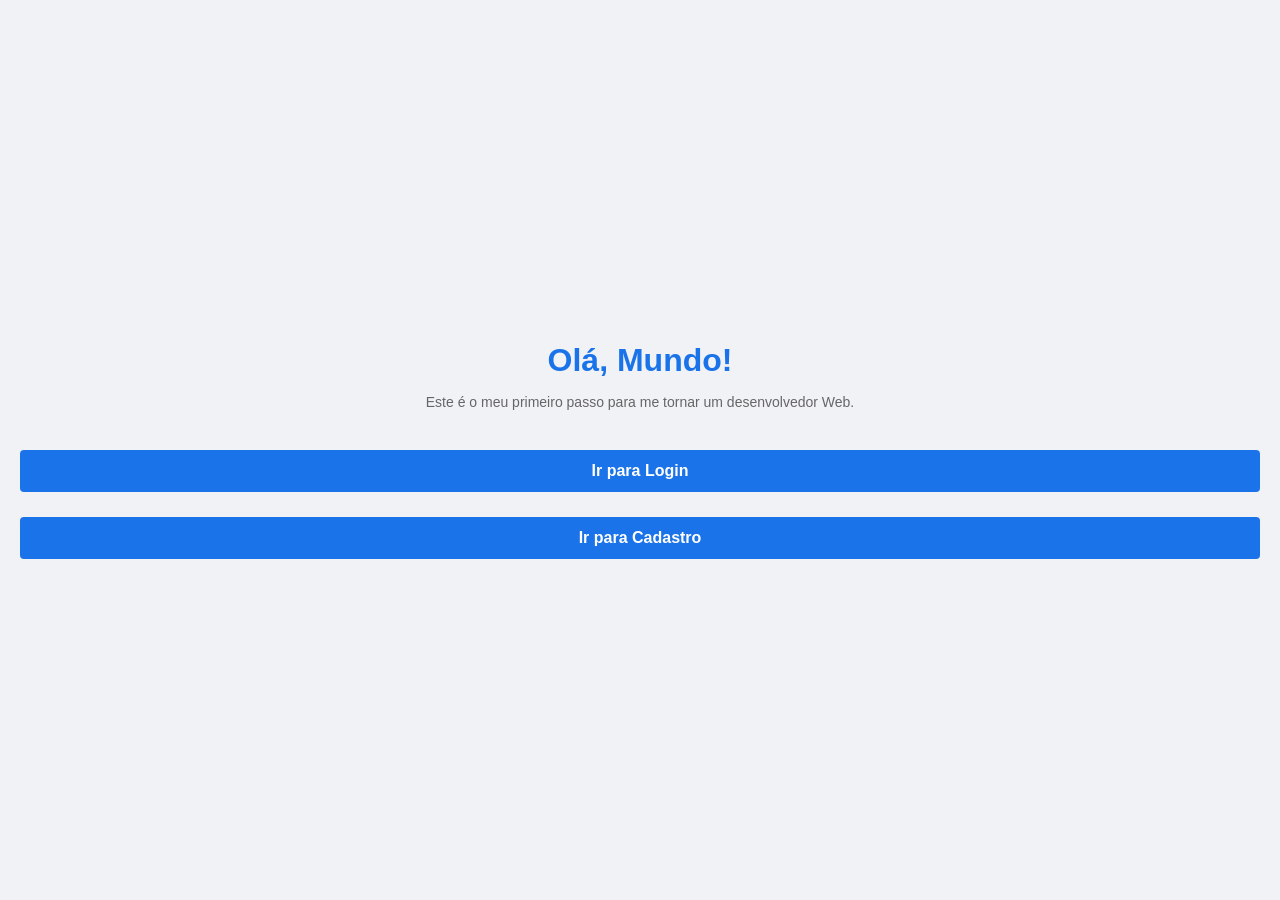
<file: index.html>
<!DOCTYPE html>
<html lang="pt-BR">
<head>
    <meta charset="UTF-8">
    <title>Meu Primeiro Site</title>
     <link rel="stylesheet" href="front-end/style.css">
</head>
<body>

    <h1>Olá, Mundo!</h1>
    <p>Este é o meu primeiro passo para me tornar um desenvolvedor Web.</p>
    
    <!-- Barra de navegação com os novos botões de acesso -->
    <nav>
        <a href="front-end/login/login.html">
            <button type="button">Ir para Login</button>
        </a>
        
        <a href="front-end/cadastro/cadastro.html">
            <button type="button">Ir para Cadastro</button>
        </a>
    </nav>

</body></html>
</file>
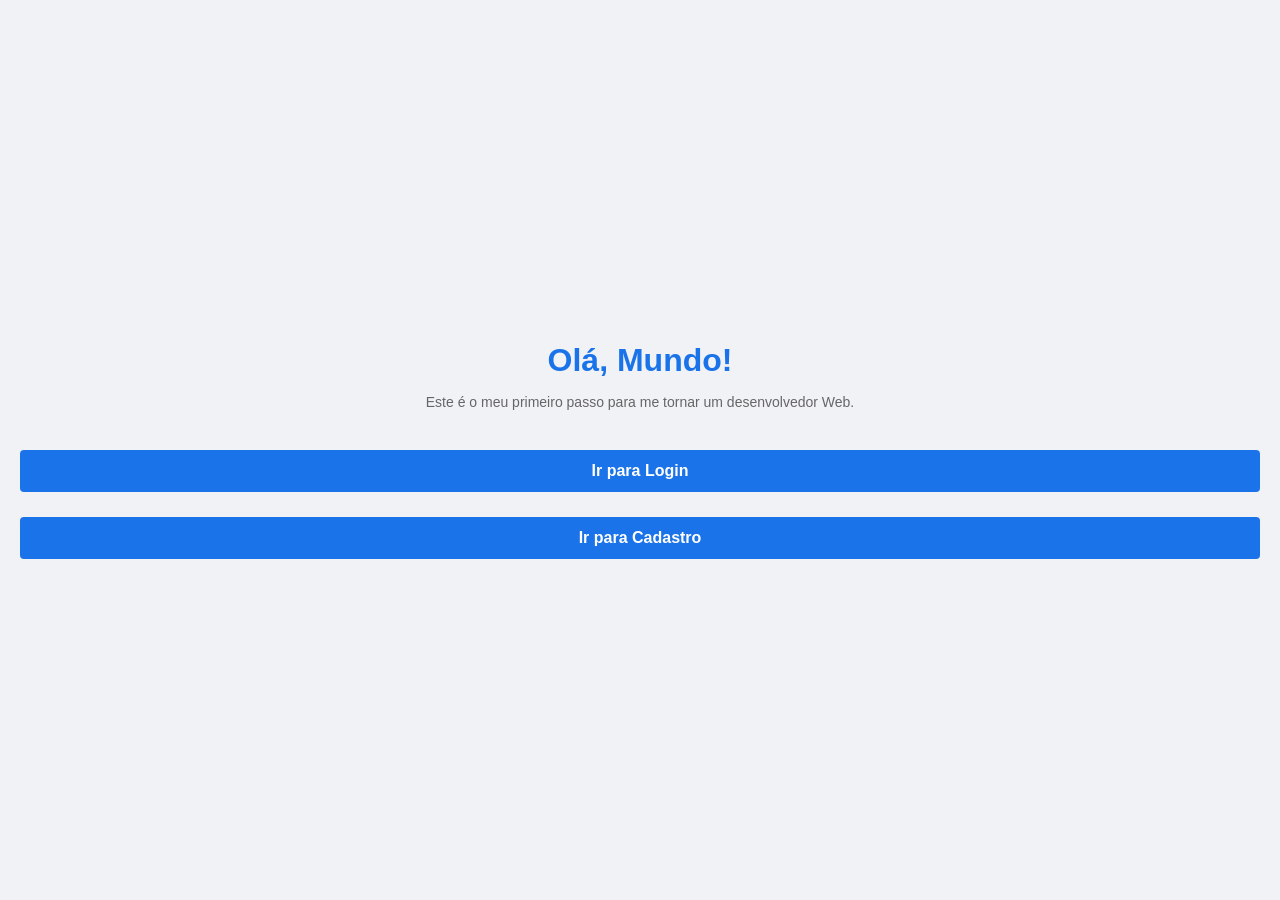
<file: front-end/index.html>
<!DOCTYPE html>
<html lang="pt-BR">
<head>
    <meta charset="UTF-8">
    <title>Sistema de Cadastro e Login</title>
     <link rel="stylesheet" href="style.css">
</head>
<body>

    <h1>Olá, Mundo!</h1>
    <p>Este é o meu primeiro passo para me tornar um desenvolvedor Web.</p>
    
    <!-- Barra de navegação com os novos botões de acesso -->
    <nav>
        <a href="login/login.html">
            <button type="button">Ir para Login</button>
        </a>
        
        <a href="cadastro/cadastro.html">
            <button type="button">Ir para Cadastro</button>
        </a>
    </nav>

</body></html>
</file>
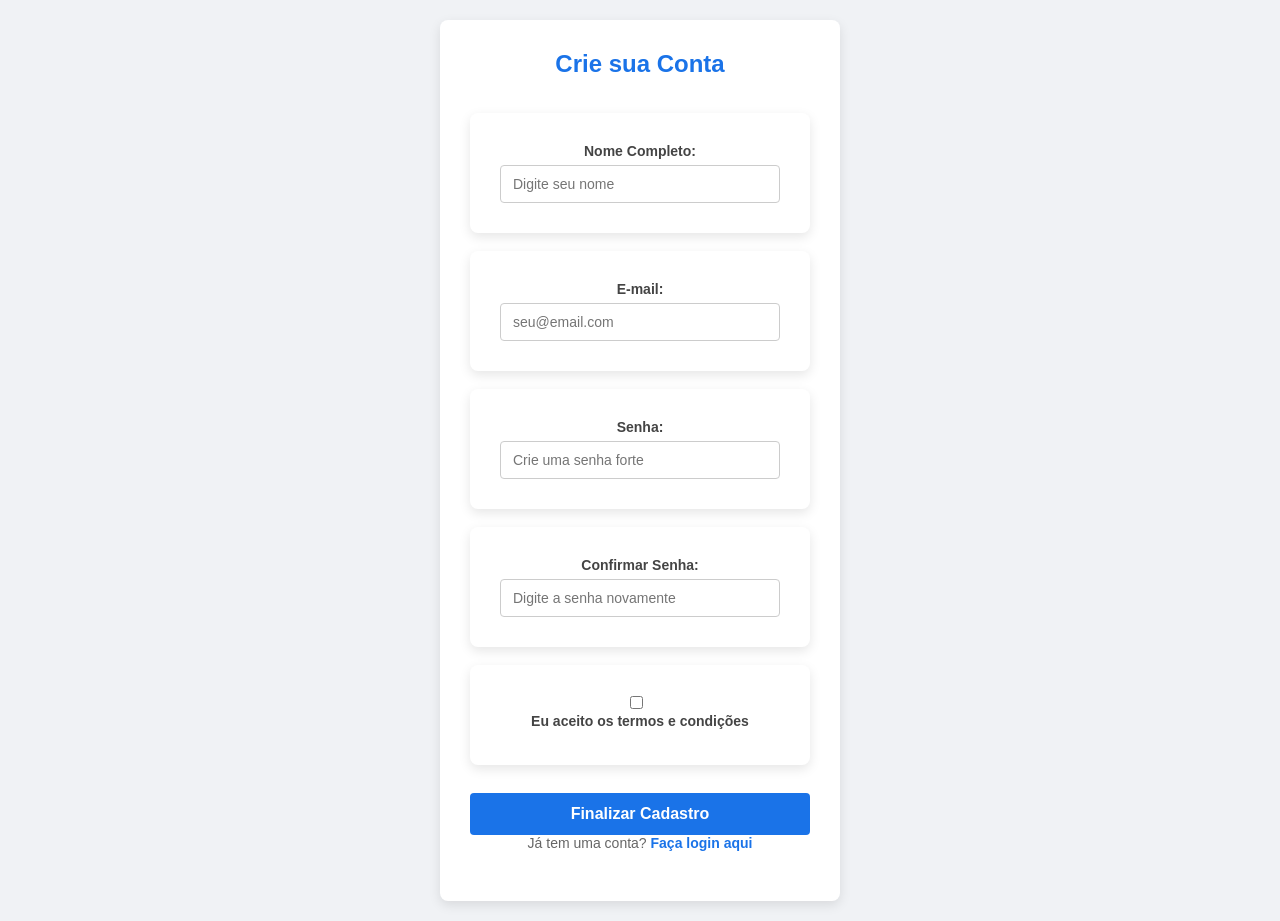
<file: front-end/cadastro.html>
<!DOCTYPE html>
<html lang="pt-BR">
<head>
    <meta charset="UTF-8">
    <title>Criar Nova Conta</title>
    <link rel="stylesheet" href="style.css">
</head>
<body>

    <div>
        <h2>Crie sua Conta</h2>
        
        <form id="form-cadastro">
            <!-- Campo de Nome Completo -->
            <div>
                <label for="nome">Nome Completo:</label>
                <!-- O pattern bloqueia símbolos (<, >, /, ;, etc.) e aceita apenas letras e espaços -->
                <input 
                    type="text" 
                    id="nome" 
                    name="nome" 
                    placeholder="Digite seu nome" 
                    pattern="^[A-Za-zÀ-ÖØ-öø-ÿ\s]{3,50}$"
                    title="O nome deve conter apenas letras e espaços (entre 3 e 50 caracteres)."
                    maxlength="50"
                    required
                >
            </div>
            
            <br>

            <!-- Campo de E-mail -->
            <div>
                <label for="email">E-mail:</label>
                <input 
                    type="email" 
                    id="email" 
                    name="email" 
                    placeholder="seu@email.com" 
                    maxlength="60"
                    required
                >
            </div>
            
            <br>

            <!-- Campo de Senha -->
            <div>
                <label for="senha">Senha:</label>
                <input 
                    type="password" 
                    id="senha" 
                    name="senha" 
                    placeholder="Crie uma senha forte" 
                    minlength="6"
                    maxlength="32"
                    required
                >
            </div>

            <br>

            <!-- Confirmação de Senha -->
            <div>
                <label for="confirma-senha">Confirmar Senha:</label>
                <input 
                    type="password" 
                    id="confirma-senha" 
                    name="confirma_senha" 
                    placeholder="Digite a senha novamente" 
                    minlength="6"
                    maxlength="32"
                    required
                >
            </div>

            <br>

            <!-- Caixa de Seleção (Checkbox) -->
            <div>
                <input type="checkbox" id="termos" name="termos" required>
                <label for="termos">Eu aceito os termos e condições</label>
            </div>

            <br>

            <button type="submit">Finalizar Cadastro</button>
        </form>

        <p>Já tem uma conta? <a href="login.html">Faça login aqui</a></p>
    </div>

    <!-- Conectado ao cadastro.js -->
    <script src="cadastro.js"></script>
</body>
</html>
</file>
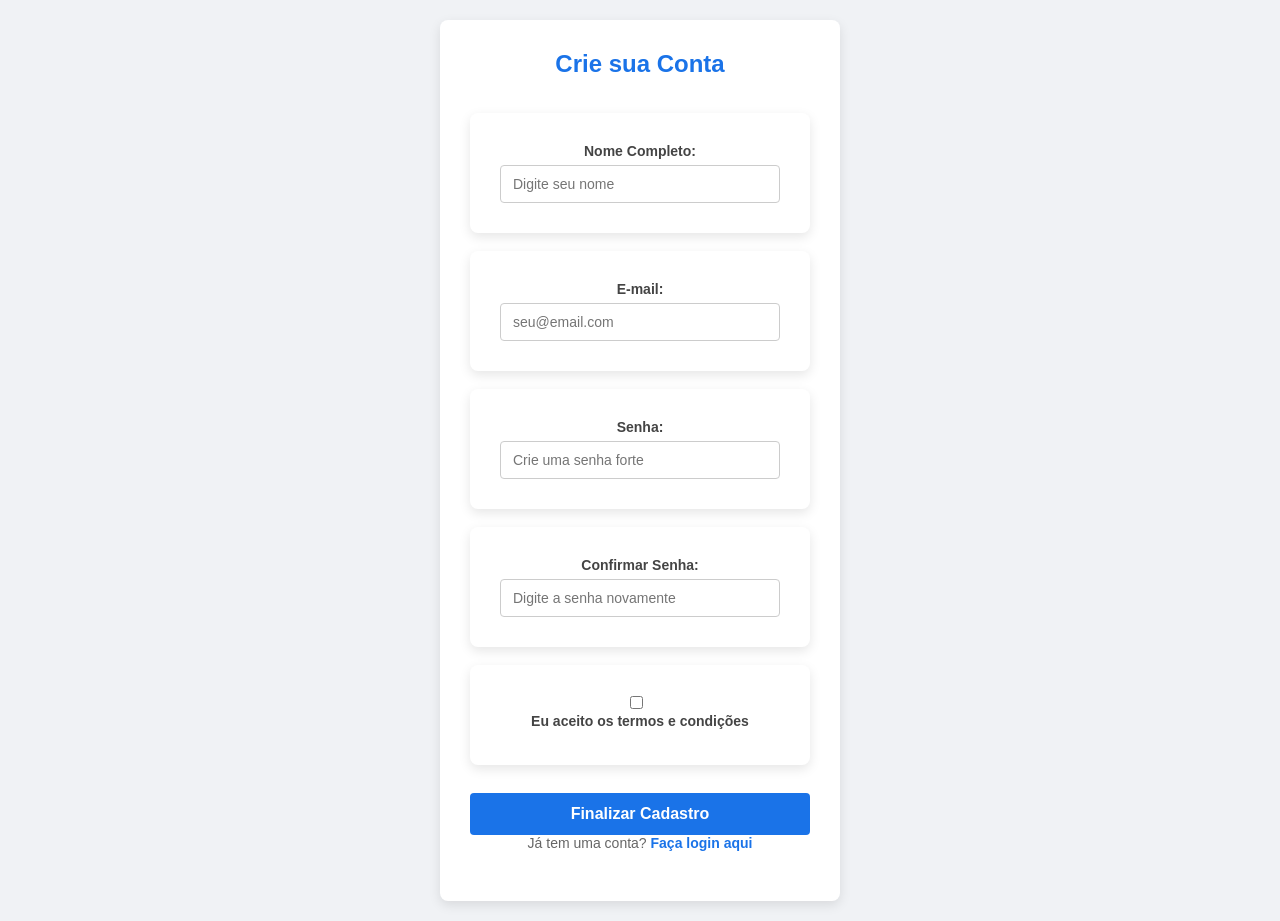
<file: front-end/cadastro/cadastro.html>
<!DOCTYPE html>
<html lang="pt-BR">
<head>
    <meta charset="UTF-8">
    <title>Criar Nova Conta</title>
    <link rel="stylesheet" href="../style.css">
</head>
<body>

    <div>
        <h2>Crie sua Conta</h2>
        
        <form id="form-cadastro">
            <!-- Campo de Nome Completo -->
            <div>
                <label for="nome">Nome Completo:</label>
                <!-- O pattern bloqueia símbolos (<, >, /, ;, etc.) e aceita apenas letras e espaços -->
                <input 
                    type="text" 
                    id="nome" 
                    name="nome" 
                    placeholder="Digite seu nome" 
                    pattern="^[A-Za-zÀ-ÖØ-öø-ÿ\s]{3,50}$"
                    title="O nome deve conter apenas letras e espaços (entre 3 e 50 caracteres)."
                    maxlength="50"
                    required
                >
            </div>
            
            <br>

            <!-- Campo de E-mail -->
            <div>
                <label for="email">E-mail:</label>
                <input 
                    type="email" 
                    id="email" 
                    name="email" 
                    placeholder="seu@email.com" 
                    maxlength="60"
                    required
                >
            </div>
            
            <br>

            <!-- Campo de Senha -->
            <div>
                <label for="senha">Senha:</label>
                <input 
                    type="password" 
                    id="senha" 
                    name="senha" 
                    placeholder="Crie uma senha forte" 
                    minlength="6"
                    maxlength="32"
                    required
                >
            </div>

            <br>

            <!-- Confirmação de Senha -->
            <div>
                <label for="confirma-senha">Confirmar Senha:</label>
                <input 
                    type="password" 
                    id="confirma-senha" 
                    name="confirma_senha" 
                    placeholder="Digite a senha novamente" 
                    minlength="6"
                    maxlength="32"
                    required
                >
            </div>

            <br>

            <!-- Caixa de Seleção (Checkbox) -->
            <div>
                <input type="checkbox" id="termos" name="termos" required>
                <label for="termos">Eu aceito os termos e condições</label>
            </div>

            <br>

            <button type="submit">Finalizar Cadastro</button>
        </form>

        <p>Já tem uma conta? <a href="../login/login.html">Faça login aqui</a></p>
    </div>

    <!-- Conectado ao cadastro.js -->
    <script src="cadastro.js"></script>
</body>
</html>
</file>
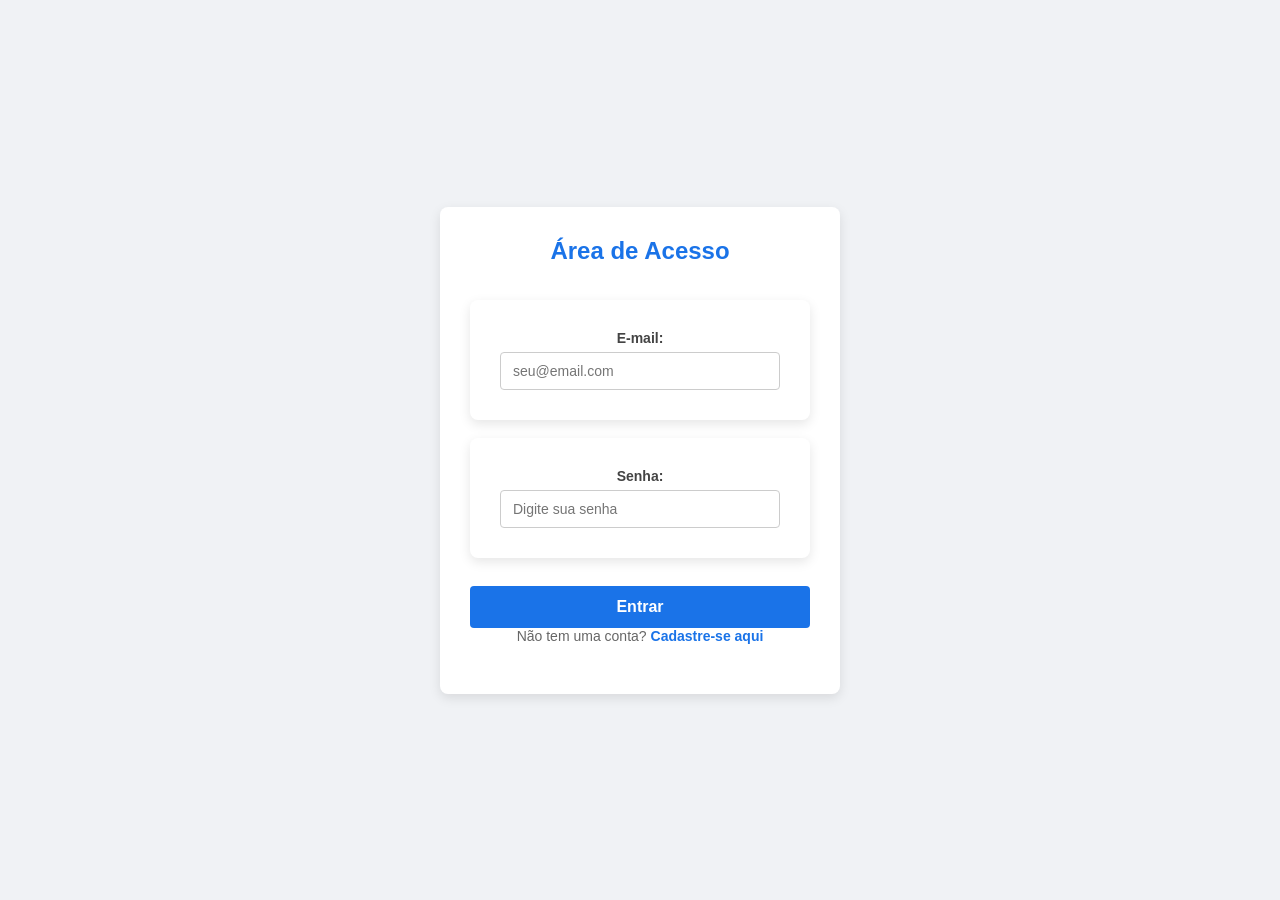
<file: front-end/login/login.html>
<!DOCTYPE html>
<html lang="pt-BR">
<head>
    <meta charset="UTF-8">
    <title>Página de Login</title>
    <link rel="stylesheet" href="../style.css">
</head>
<body>

    <div>
        <h2>Área de Acesso</h2>
        
        <form>
            <!-- Campo de E-mail Sanitizado -->
            <div>
                <label for="email">E-mail:</label>
                <!-- maxlength impede ataques de estouro de búfer enviando textos gigantescos -->
                <input 
                    type="email" 
                    id="email" 
                    name="email" 
                    placeholder="seu@email.com" 
                    maxlength="60"
                    required
                >
            </div>
            
            <br>

            <!-- Campo de Senha -->
            <div>
                <label for="senha">Senha:</label>
                <input 
                    type="password" 
                    id="senha" 
                    name="senha" 
                    placeholder="Digite sua senha" 
                    maxlength="32"
                    required
                >
            </div>

            <br>

            <button type="submit">Entrar</button>
        </form>

        <p>Não tem uma conta? <a href="../cadastro/cadastro.html">Cadastre-se aqui</a></p>
    </div>

    <!-- Conectado ao seu login.js higienizado -->
    <script src="login.js"></script>
</body>
</html>
</file>
<file: front-end/style.css>
/* Configurações Gerais (Reseta o padrão do navegador e define a fonte) */
* {
    margin: 0;
    padding: 0;
    box-sizing: border-box;
    font-family: 'Segoe UI', Tahoma, Geneva, Verdana, sans-serif;
}

/* Estilo do Fundo da Página */
body {
    background-color: #f0f2f5;
    color: #333;
    display: flex;
    flex-direction: column;
    justify-content: center;
    align-items: center;
    min-height: 100vh;
    padding: 20px;
}

/* Cartão Centralizado (Container para o conteúdo) */
div, form {
    background-color: #ffffff;
    padding: 30px;
    border-radius: 8px;
    box-shadow: 0 4px 12px rgba(0, 0, 0, 0.1);
    width: 100%;
    max-width: 400px;
    text-align: center;
}

/* Ajuste específico para tirar a borda dupla quando o form está dentro da div */
div form {
    box-shadow: none;
    padding: 20px 0 0 0;
}

/* Títulos */
h1, h2 {
    color: #1a73e8;
    margin-bottom: 15px;
}

/* Parágrafos e Textos secundários */
p {
    margin-bottom: 20px;
    font-size: 14px;
    color: #666;
}

/* Blocos que envolvem cada campo do formulário */
div > div {
    box-shadow: none;
    padding: 0;
    text-align: left;
    margin-bottom: 15px;
}

/* Rótulos dos campos (Labels) */
label {
    display: block;
    margin-bottom: 6px;
    font-weight: 600;
    font-size: 14px;
    color: #444;
}

/* Campos de Entrada de Texto (Inputs) */
input[type="text"],
input[type="email"],
input[type="password"] {
    width: 100%;
    padding: 10px 12px;
    border: 1px solid #ccc;
    border-radius: 4px;
    font-size: 14px;
    transition: border-color 0.3s;
}

/* Efeito de clique no Input */
input[type="text"]:focus,
input[type="email"]:focus,
input[type="password"]:focus {
    border-color: #1a73e8;
    outline: none;
}

/* Ajuste específico para a caixinha de Termos (Checkbox) */
input[type="checkbox"] {
    margin-right: 8px;
    cursor: pointer;
}

/* Estilização dos Botões */
button {
    display: block;         /* Transforma o botão em um bloco para aceitar margens laterais */
    margin: 10px auto 0;    /* 10px em cima, automático nas laterais, 0 embaixo */
    width: 100%;
    padding: 12px;
    background-color: #1a73e8;
    color: white;
    border: none;
    border-radius: 4px;
    font-size: 16px;
    font-weight: bold;
    cursor: pointer;
    transition: background-color 0.2s;
}

/* Efeito de passar o mouse por cima do botão (Hover) */
button:hover {
    background-color: #155cb4;
}

/* Links */
a {
    color: #1a73e8;
    text-decoration: none;
    font-weight: 600;
}

a:hover {
    text-decoration: underline;
}

/* Barra de Navegação da Página Inicial (Atualizado para Coluna) */
nav {
    display: flex;
    flex-direction: column; /* Faz os elementos ficarem um abaixo do outro */
    gap: 15px;              /* Mantém um espaçamento vertical de 15px entre eles */
    width: 100%;
    margin-top: 10px;
}

nav a {
    flex: none; /* Remove a distribuição horizontal antiga */
}
</file>
